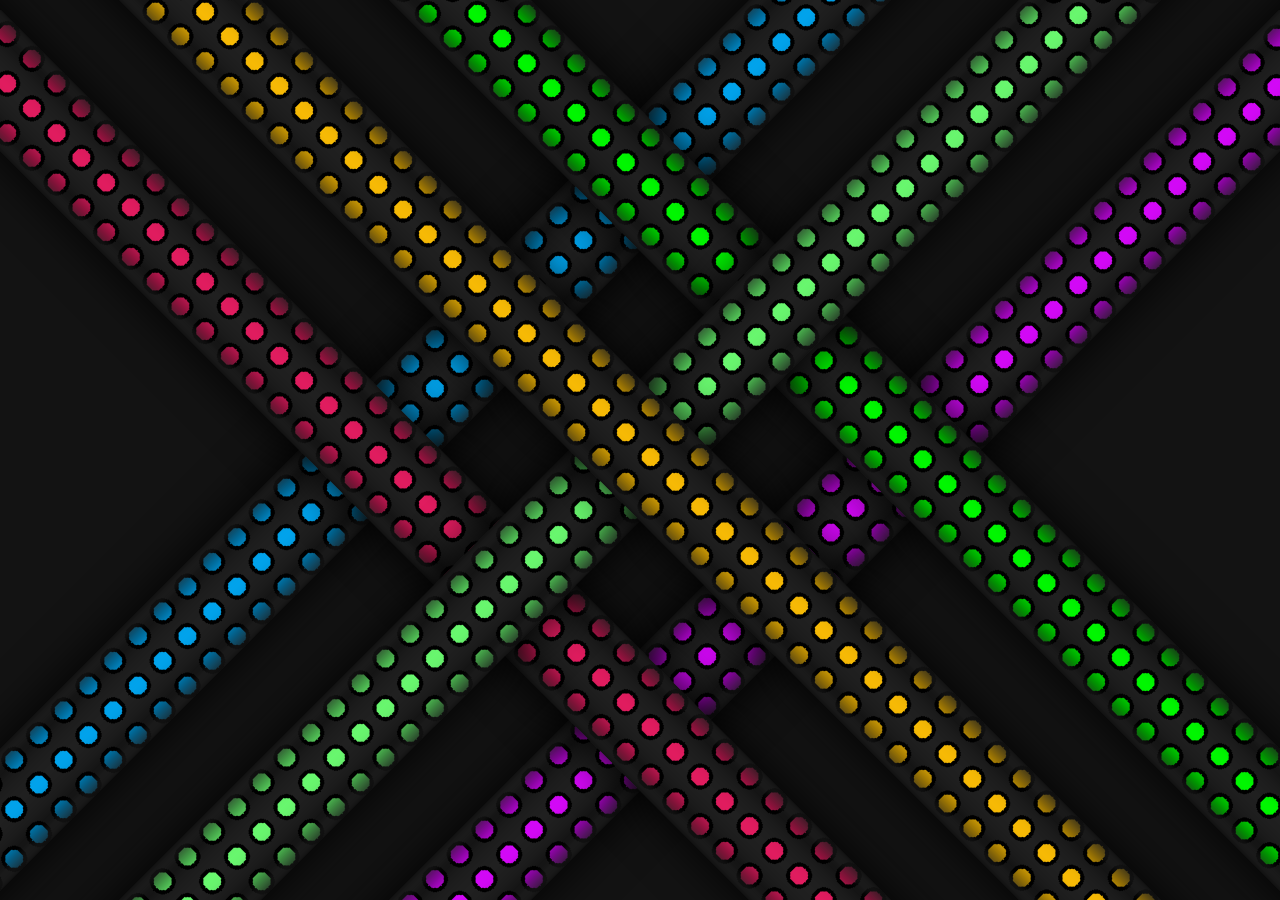
<file: Desktop/Animation/index.html>
<!DOCTYPE html>
<html lang="en" >
<head>
  <meta charset="UTF-8">
  <title>CodePen - Abstract lines background animation</title>
  <link rel="stylesheet" href="./style.css">

</head>
<body>
<!-- partial:index.partial.html -->
<div class="container">
  <div class="layer layer1"></div>
  <div class="layer layer2"></div>
  <div class="layer layer3"></div>
  <div class="layer layer4"></div>
  <div class="layer layer5"></div>
  <div class="layer layer6"></div>
</div>
<!-- partial -->
  
</body>
</html>
</file>
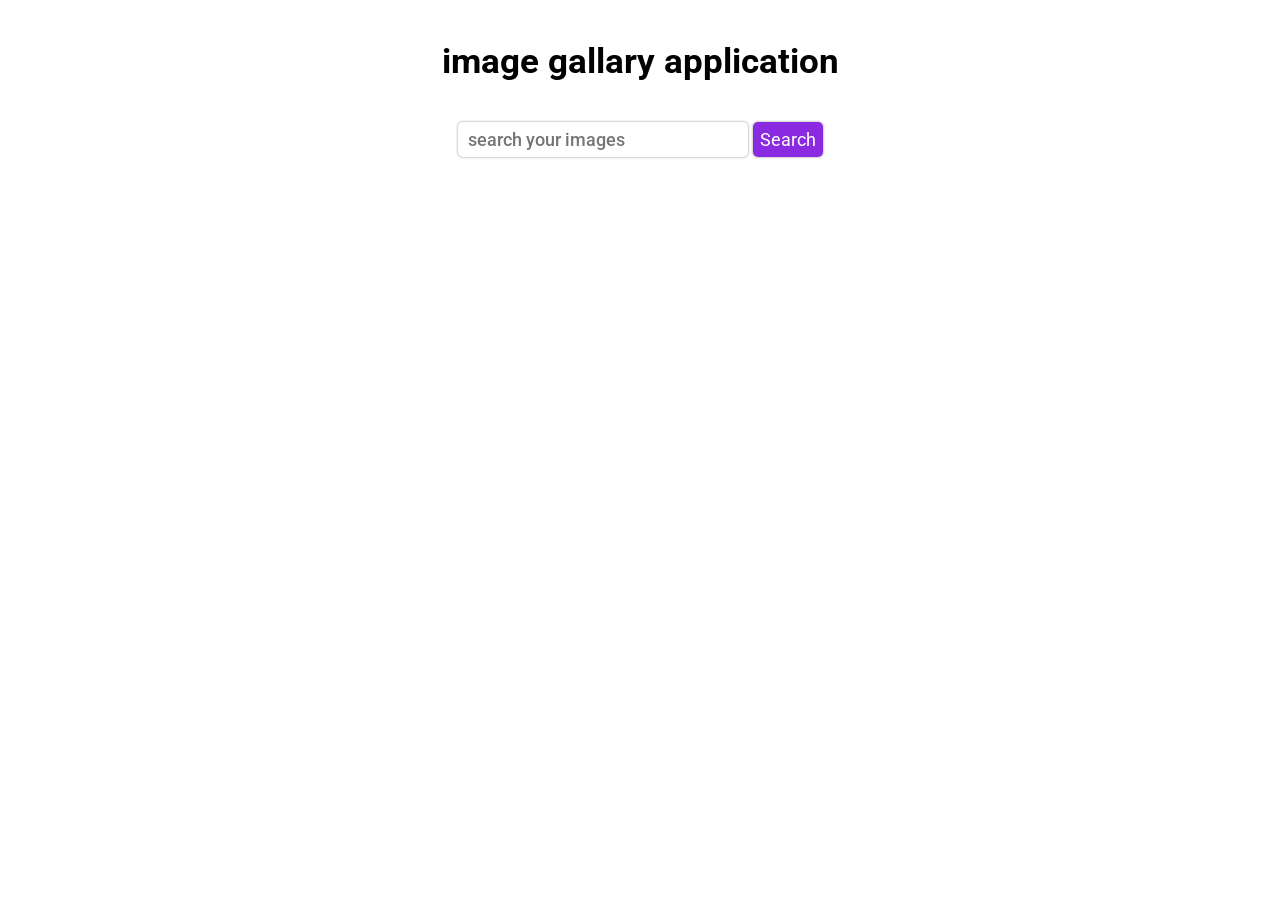
<file: Desktop/image gallary made of css,html and javascript/index.html>
<!DOCTYPE html>
<html lang="en">
<head>
    <meta charset="UTF-8">
    <meta name="viewport" content="width=device-width, initial-scale=1.0">
    <title>image gallary app</title>
    <link rel="icon" type="image/png" href="./assets/icons.png">
    <link rel="stylesheet" href="./style.css">
</head>
<body>
    <h1> image gallary application </h1>
    <form action="">
        <input type="text" id="input-box" class="input-box" placeholder="search your images">
        <button type="submit" id="search-btn">Search</button>
    </form>

    <div class="container">
       
    </div>

    <div class="showmore">
        <button class="showmore-btn" id="showmore-btn">
            ShowMore
        </button>
    </div>


    <script src="./scrip.js"></script>
</body>
</html>
</file>
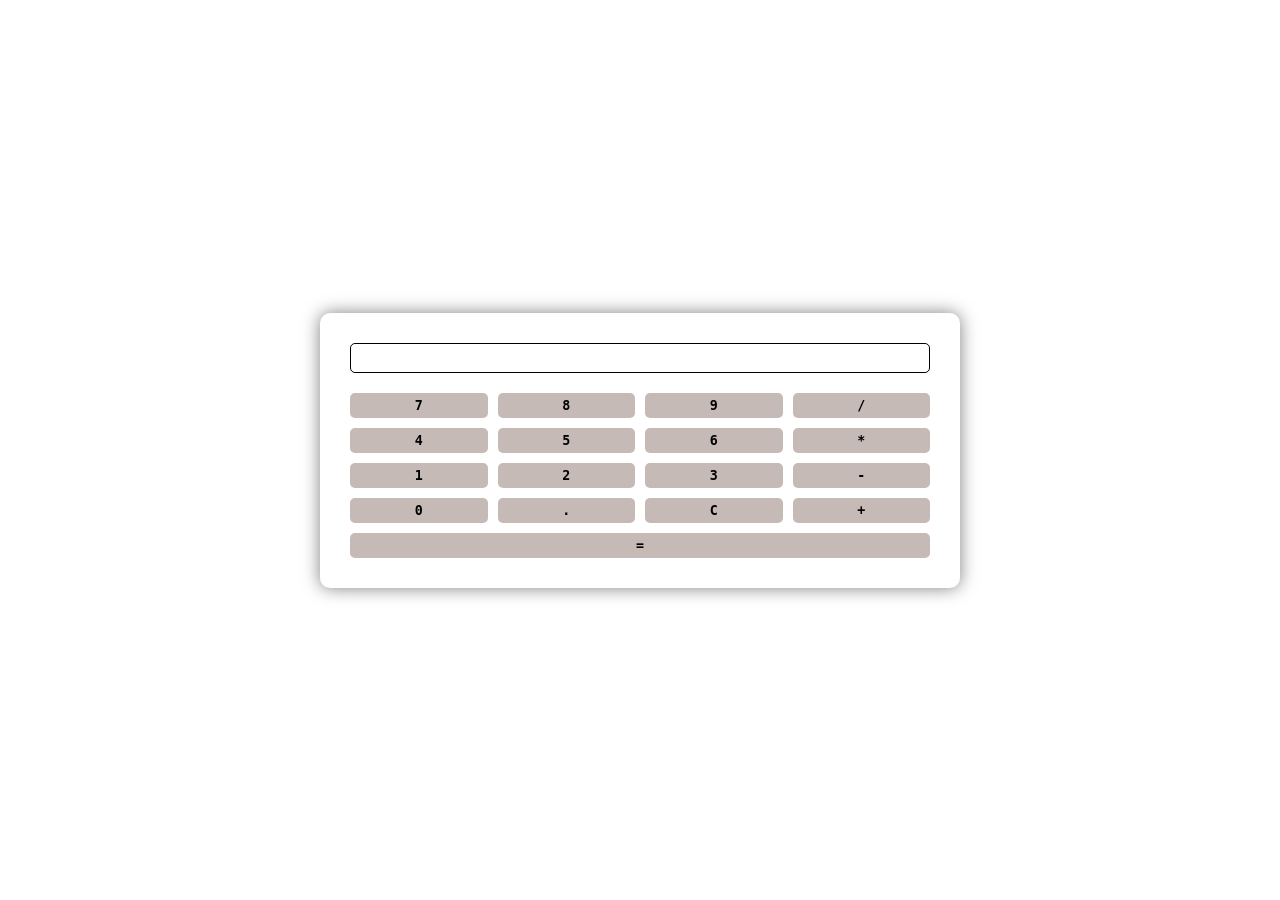
<file: Desktop/Simple Calculator/calculate.html>
<!DOCTYPE html>
<html lang="en">
<head>
    <meta charset="UTF-8">
    <meta name="viewport" content="width=device-width, initial-scale=1.0">
    <title>Basic Calculator</title>
    <style>
        * {
            padding: 0px;
            margin: 0px;
            box-sizing: border-box;
            font-family:monospace;
        }

        body {
            display: flex;
            justify-content: center;
            align-items: center;
            height: 100vh;
        }

        .container {
            width: 50%;
            padding: 30px;
            box-shadow: 0px 0px 17px rgba(0, 0, 0, 0.5);
            border-radius: 10px;
        }
        .display {
            height: 30px;
            padding: 10px;
            border: 1px solid black;
            border-radius: 5px;
            text-align: right;
            font-weight: bold;
        }
        .buttons {
            display: grid;
            grid-template-columns: 1fr 1fr 1fr 1fr;
            padding-top: 20px;
            gap: 10px;
        }
        .equal {  
            grid-column: span 4;
        }
        button {
            padding: 5px;
            font-weight: bold;
            background-color: rgb(198, 186, 182);
            border: none;
            border-radius: 5px;
            cursor: pointer;
            user-select: none;
        }

        button:hover {
            color: #fff;
            transition: 0.5s ease;
            transform: scale(1.1);
        }
    </style>
</head>
<body>
    <div class="container">
       <div class="display" id="display"></div>
       <div class="buttons">
        <button>7</button>
        <button>8</button>
        <button>9</button>
        <button>/</button>

        <button>4</button>
        <button>5</button>
        <button>6</button>
        <button>*</button>


        <button>1</button>
        <button>2</button>
        <button>3</button>
        <button>-</button>

        <button>0</button>
        <button>.</button>
        <button>C</button>
        <button>+</button>

        <button class="equal">=</button>
    </div>


    <script>
        const display = document.getElementById('display');
        const buttons = document.querySelectorAll('button');
        let dislayValue = '';
        
        buttons.forEach((button) => {
            button.addEventListener('click', () => {
                if(button.textContent === 'C'){
                    display.textContent = '';
                    dislayValue = '';
                }else if(button.textContent === '='){
                    display.textContent = eval(dislayValue);
                }else {
                    dislayValue = dislayValue + button.textContent;
                    display.textContent = dislayValue;
                }
            })
        })

    </script>
</body>
</html>
</file>
<file: Desktop/Animation/style.css>
* {
  margin: 0;
  padding: 0;
  box-sizing: border-box;
}

.container {
  position: relative;
  width: 100%;
  min-height: 100vh;
  background: #131313;
  overflow: hidden;
}

.layer {
  position: absolute;
  top: 50%;
  left: 50%;
  width: 100px;
  height: 250vh;
  background: #fff;
  box-shadow: inset -10px 0 40px rgba(0, 0, 0, 1), 
    inset 10px 0 40px rgba(0, 0, 0, 1), 
    inset -10px 0 10px rgba(255, 255, 0255, 0.25),
    inset 10px 0 10px rgba(255, 255, 255, 0.25),
    0 0 50px rgba(0, 0, 0, 1);
}

.layer.layer1 {
  background: #222 radial-gradient(#6dff73 9px, #000 9px, #000 13px, transparent 13px );
  background-size: 35px 35px;
  transform: translate(-50%, -50%) rotate(45deg);
  z-index: 10;
  animation: animateDots_one 2s linear infinite;
}

.layer.layer2 {
  background: #222 radial-gradient(#db0aff 9px, #000 9px, #000 13px, transparent 13px );
  background-size: 35px 35px;
  transform: translate(-50%, -38%) rotate(45deg);
  z-index: 8;
  animation: animateDots_two 2s linear infinite;
}

.layer.layer3 {
  background: #222 radial-gradient(#03a9f4 9px, #000 9px, #000 13px, transparent 13px );
  background-size: 35px 35px;
  transform: translate(-50%, -62%) rotate(45deg);
  z-index: 8;
  animation: animateDots_two 2s linear infinite;
}
.layer.layer4 {
  background: #222 radial-gradient(#ffc107 9px, #000 9px, #000 13px, transparent 13px );
  background-size: 35px 35px;
  transform: translate(-50%, -50%) rotate(-45deg);
  z-index: 11;
  animation: animateDots_one 2s linear infinite;
}

.layer.layer5 {
  background: #222 radial-gradient(#e91e63 9px, #000 9px, #000 13px, transparent 13px );
  background-size: 35px 35px;
  transform: translate(-50%, -38%) rotate(-45deg);
  z-index: 9;
  animation: animateDots_two 2s linear infinite;
}

.layer.layer6 {
  background: #222 radial-gradient(#0f0 9px, #000 9px, #000 13px, transparent 13px );
  background-size: 35px 35px;
  transform: translate(-50%, -62%) rotate(-45deg);
  z-index: 9;
  animation: animateDots_two 2s linear infinite;
}

@keyframes animateDots_one {
  0% {
    background-position: 0 0;
  }
  100% {
    background-position: 35px -35px;
  }
}
@keyframes animateDots_two {
  0% {
    background-position: 35px -35px;
  }
  100% {
    background-position: 0 0;
  }
}
</file>
<file: Desktop/image gallary made of css,html and javascript/style.css>
@import url('https://fonts.googleapis.com/css2?family=Roboto:ital,wght@0,100..900;1,100..900&display=swap');
* {
    margin: 0;
    padding: 0;
    box-sizing: border-box;
    font-family: 'Roboto', sans-serif;
}

h1 {
    text-align: center;
    font-size: 2.2em;
    font-weight: 700;
    margin-top: 40px;
}

form {
    display: flex;
    justify-content: center;
    margin-top: 40px;
}

form input {
    width: 290px;
    padding: 7px 10px;
    height: 35px;
    font-size: 1.1em;
    font-weight: 500;
    border-radius: 5px;
    border: none;
    outline: none;
    box-shadow: 0px 0px 2px 1px rgba(0, 0, 0, 0.2);
}

form #search-btn {
    height: 35px;
    padding: 5px 7px;
    font-size: 1.1em;
    border-radius: 5px;
    background-color: blueviolet;
    color: white;
    margin-left: 5px;
    border: none;
    outline: none;
    box-shadow: 0px 0px 2px 1px rgba(0, 0, 0, 0.2);
}


.container {
    display: flex;
    width: 1000px;
    justify-content: space-between;
    margin: 40px auto;
    flex-wrap: wrap;
}

.container .container-item {
    width: 32%;
    border-radius: 10px;
    
}


.container .container-item img {
    width: 100%;
    object-fit: cover;
    border-radius: 10px;
}


.showmore {
    text-align: center;
    margin: 60px 0px;
}

.showmore .showmore-btn {
    padding: 5px 7px;
    background-color: rgb(132, 16, 159);
    color: white;
    font-size: 1.1em;
     border: none;
    outline: none;
    box-shadow: 0px 0px 2px 1px rgba(0, 0, 0, 0.2);
    border-radius: 5px;
    display: none;
}
</file>
